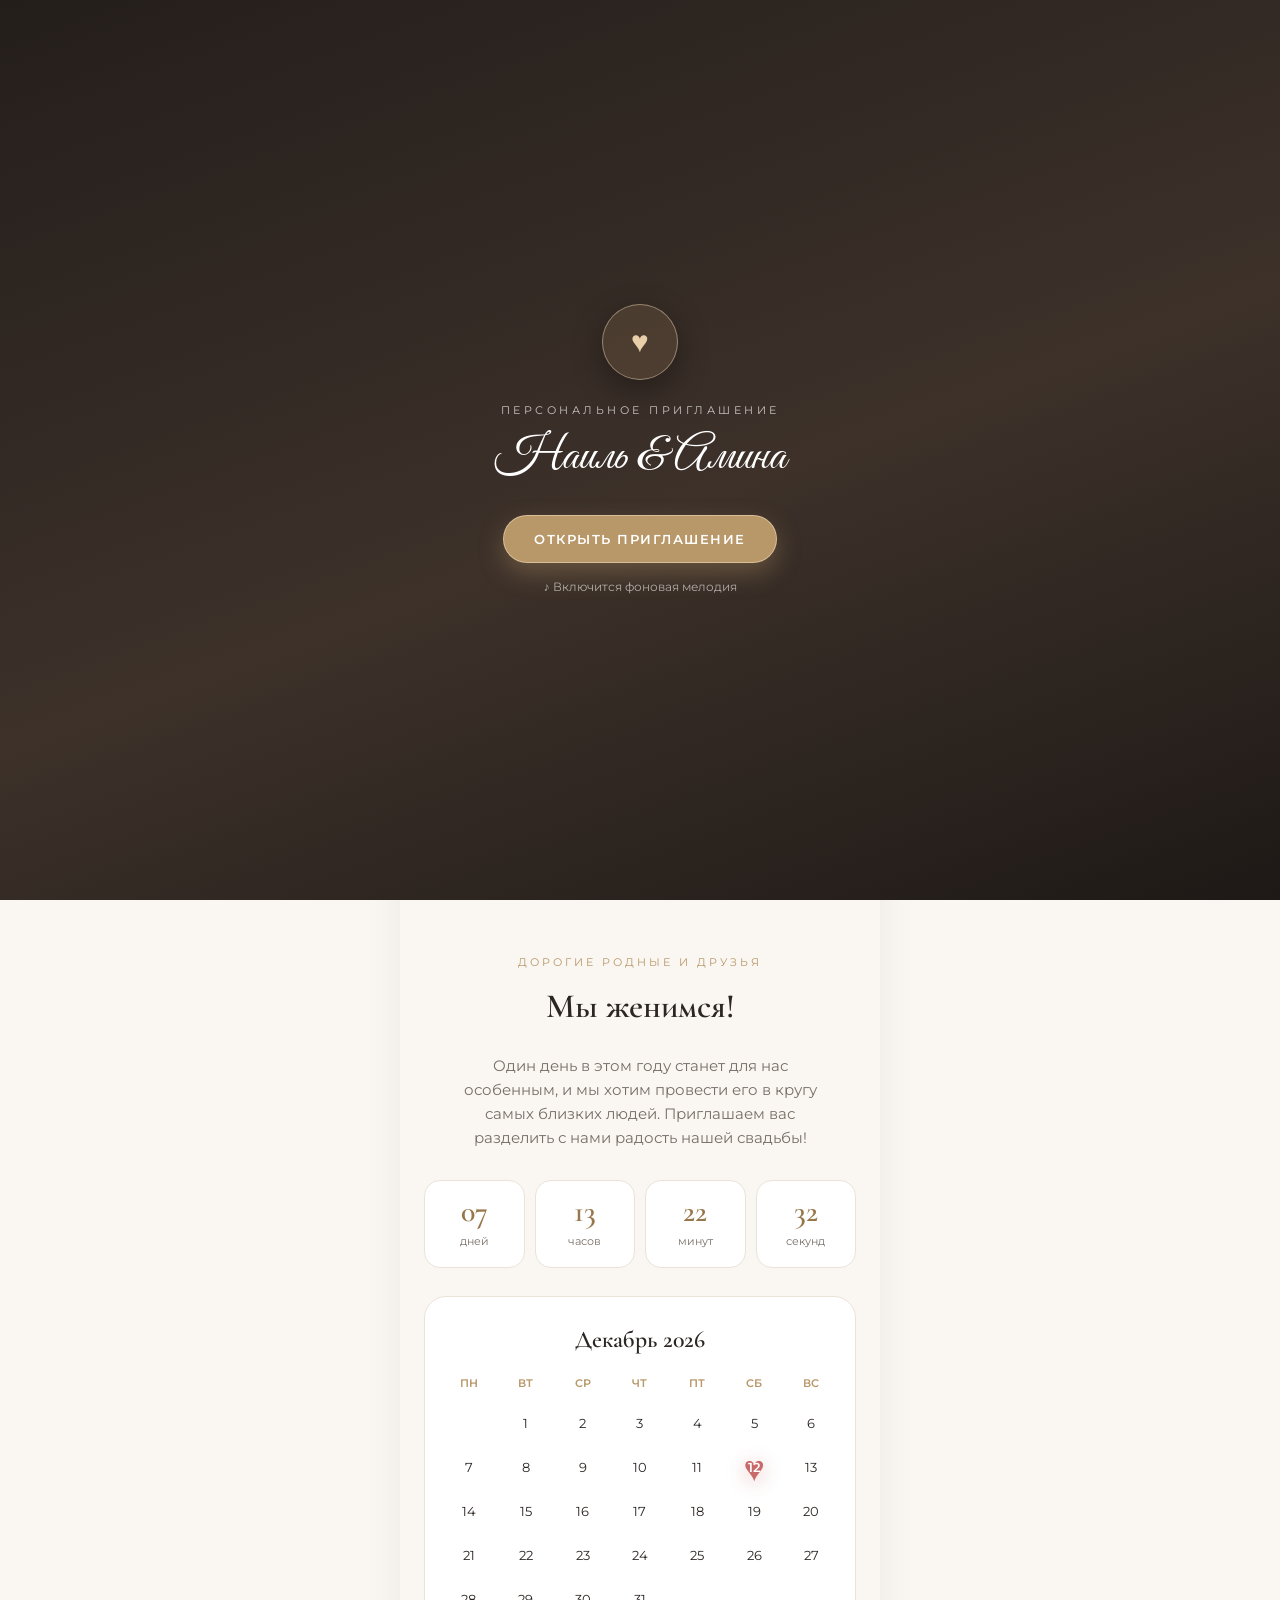
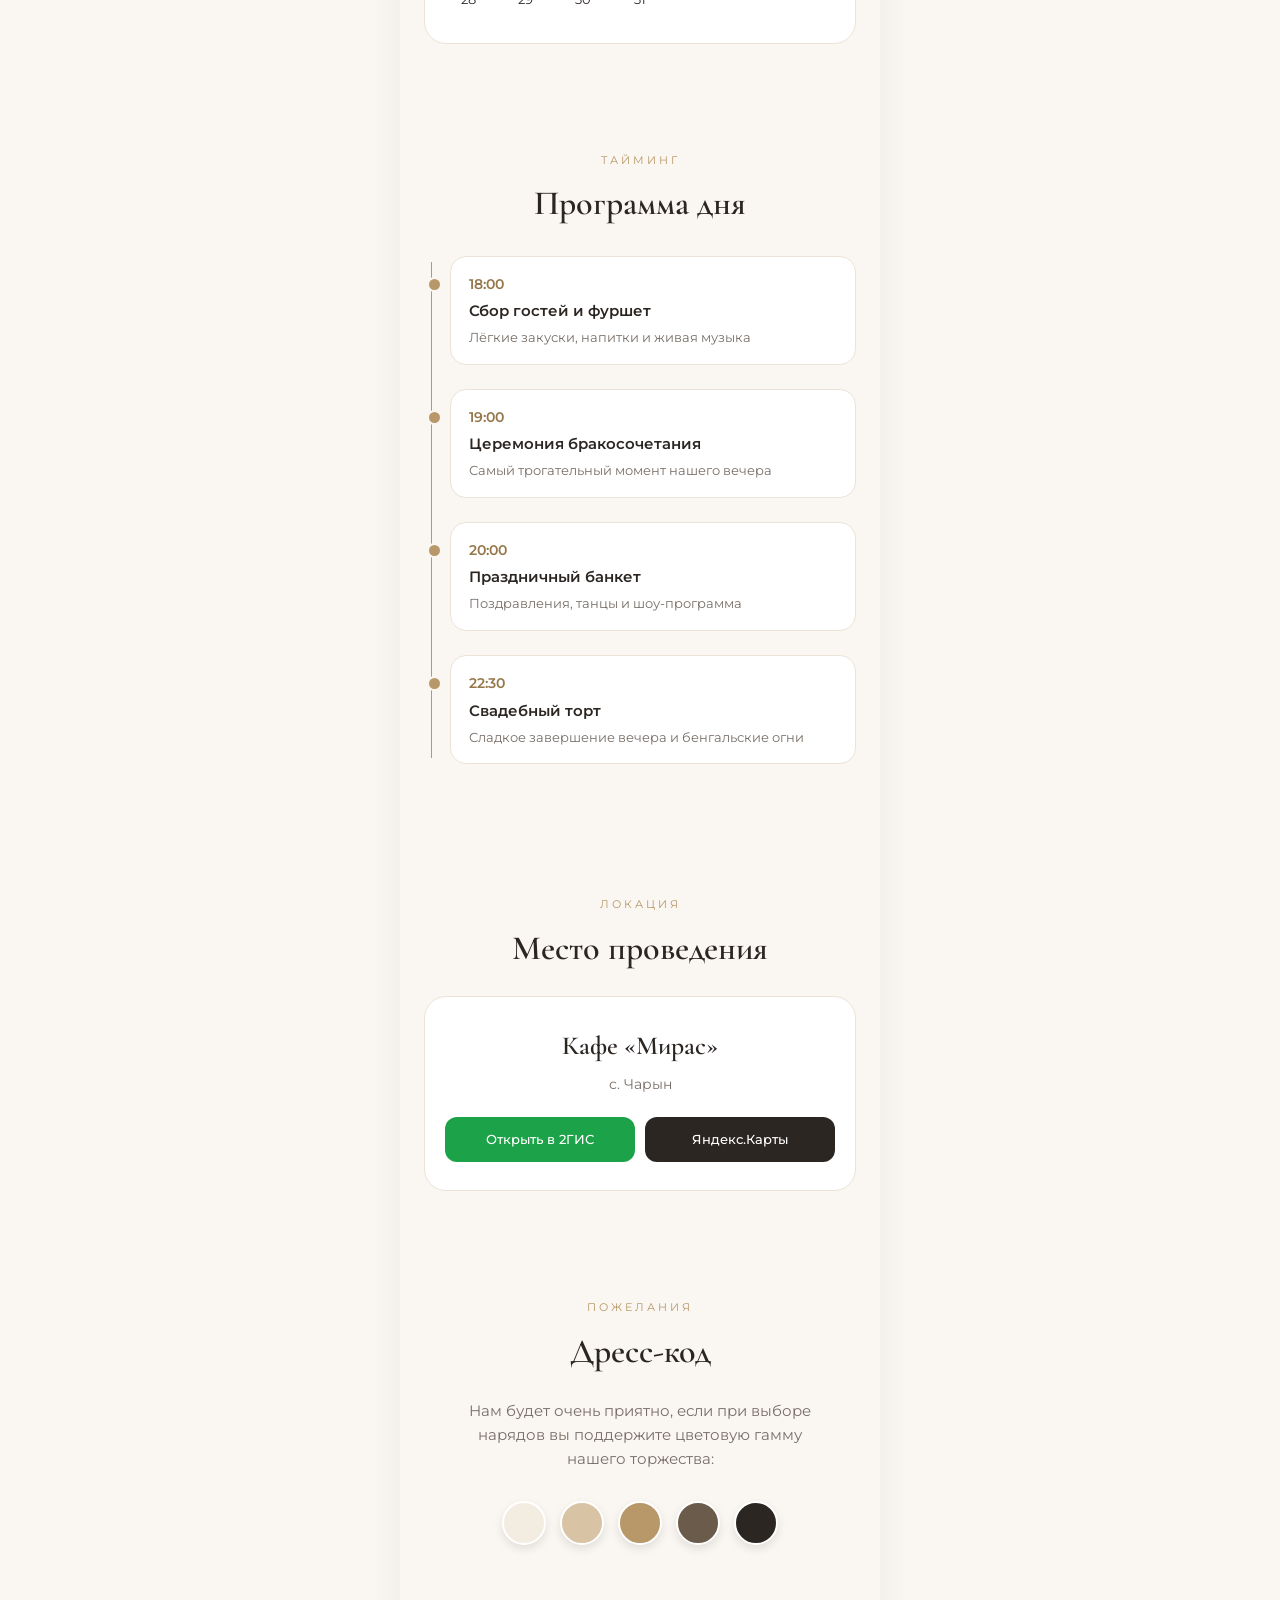
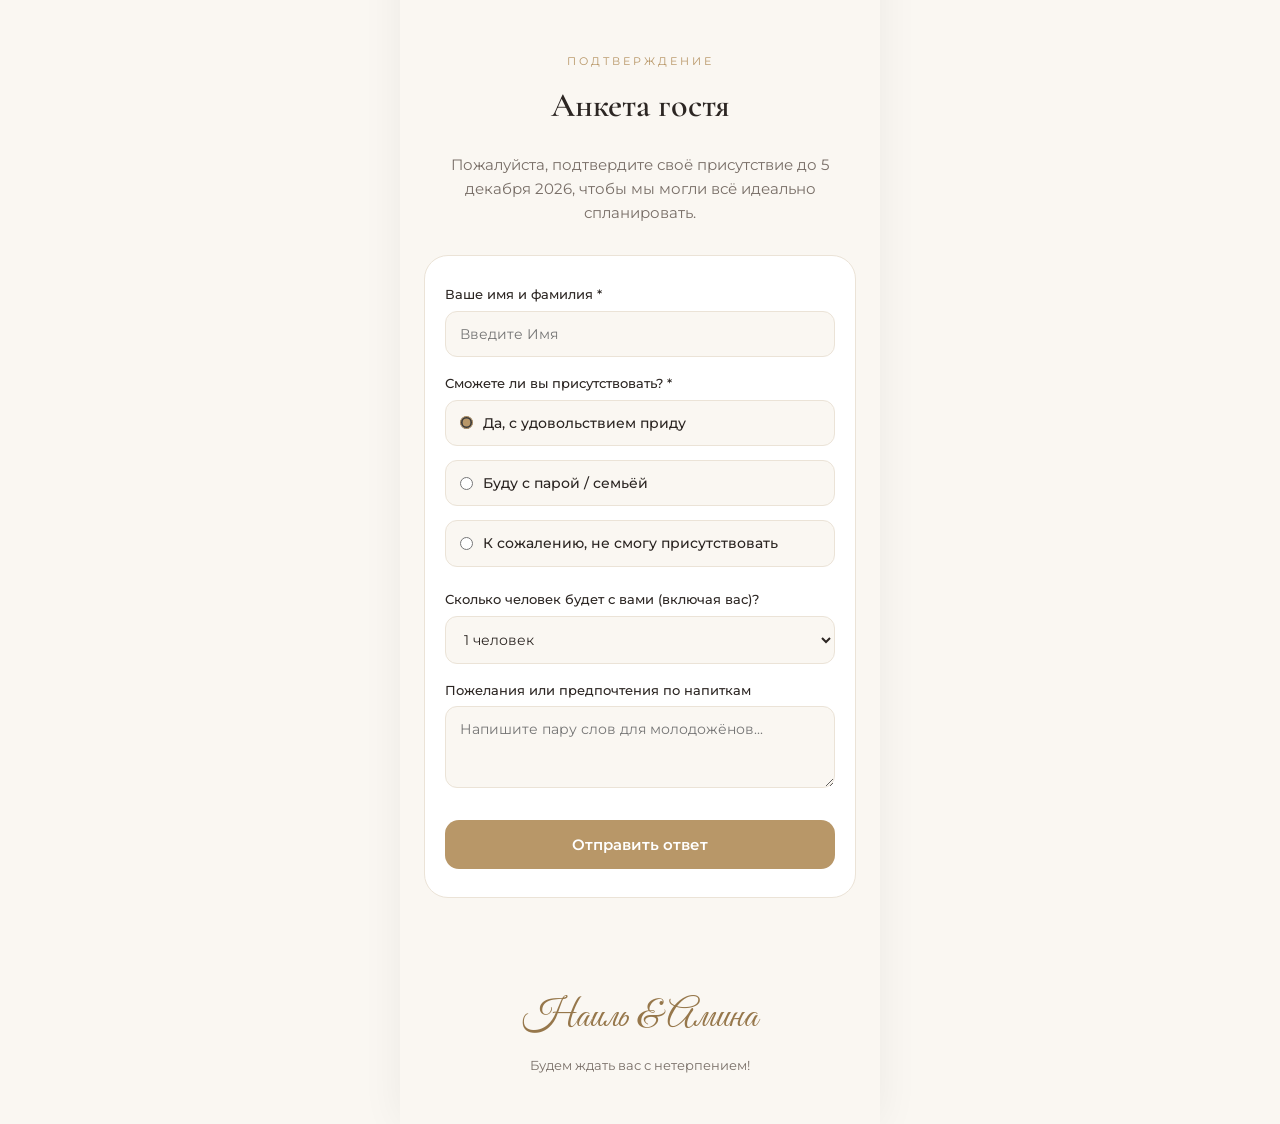
<file: index.html>
<!DOCTYPE html>
<html lang="ru">
<head>
  <meta charset="UTF-8" />
  <meta name="viewport" content="width=device-width, initial-scale=1.0" />
  <title>Приглашение на свадьбу</title>
  <link rel="preconnect" href="https://fonts.googleapis.com" />
  <link rel="preconnect" href="https://fonts.gstatic.com" crossorigin />
  <link href="https://fonts.googleapis.com/css2?family=Cormorant+Garamond:ital,wght@0,400;0,600;1,400&family=Great+Vibes&family=Montserrat:wght@300;400;500;600&display=swap" rel="stylesheet" />
  <style>
    :root {
      --bg-main: #faf7f2;
      --bg-card: #ffffff;
      --text-main: #2c2623;
      --text-muted: #786e67;
      --accent: #b89768;
      --accent-dark: #96774b;
      --border: #ebe3d7;
    }

    * {
      box-sizing: border-box;
      margin: 0;
      padding: 0;
    }

    html {
      scroll-behavior: smooth;
    }

    body {
      font-family: 'Montserrat', sans-serif;
      background-color: var(--bg-main);
      color: var(--text-main);
      line-height: 1.6;
      overflow-x: hidden;
    }

    body.locked {
      overflow: hidden;
    }

    /* Экран-конверт при входе для запуска музыки */
    .splash-screen {
      position: fixed;
      inset: 0;
      z-index: 200;
      background: linear-gradient(160deg, #241e1b 0%, #3d312a 55%, #1e1916 100%);
      color: #fff;
      display: flex;
      flex-direction: column;
      align-items: center;
      justify-content: center;
      text-align: center;
      padding: 28px;
      transition: opacity 0.6s ease, visibility 0.6s ease;
    }

    .splash-screen.hidden {
      opacity: 0;
      visibility: hidden;
      pointer-events: none;
    }

    .splash-seal {
      width: 76px;
      height: 76px;
      border-radius: 50%;
      border: 1px solid rgba(216, 195, 165, 0.55);
      background: rgba(184, 151, 104, 0.16);
      display: flex;
      align-items: center;
      justify-content: center;
      font-size: 30px;
      color: #e8cfa9;
      margin-bottom: 22px;
      box-shadow: 0 10px 30px rgba(0, 0, 0, 0.35);
    }

    .splash-label {
      font-size: 11px;
      letter-spacing: 3.5px;
      text-transform: uppercase;
      color: rgba(255, 255, 255, 0.72);
      margin-bottom: 10px;
    }

    .splash-names {
      font-family: 'Great Vibes', cursive;
      font-size: 48px;
      line-height: 1.2;
      color: #fff;
      margin-bottom: 28px;
    }

    .open-invite-btn {
      padding: 15px 30px;
      border-radius: 999px;
      border: 1px solid rgba(232, 207, 169, 0.7);
      background: var(--accent);
      color: #fff;
      font-family: 'Montserrat', sans-serif;
      font-size: 13px;
      font-weight: 600;
      letter-spacing: 1.5px;
      text-transform: uppercase;
      cursor: pointer;
      box-shadow: 0 10px 25px rgba(184, 151, 104, 0.35);
      transition: transform 0.25s ease, background 0.25s ease;
    }

    .open-invite-btn:hover {
      background: var(--accent-dark);
      transform: translateY(-2px);
    }

    .splash-note {
      margin-top: 14px;
      font-size: 12px;
      color: rgba(255, 255, 255, 0.6);
    }

    /* Контейнер как мобильное приложение на десктопе */
    .page-wrapper {
      max-width: 480px;
      margin: 0 auto;
      background: var(--bg-main);
      box-shadow: 0 0 40px rgba(0, 0, 0, 0.06);
      position: relative;
      min-height: 100vh;
    }

    /* Кнопка музыки */
    .music-btn {
      position: fixed;
      top: 18px;
      right: 18px;
      z-index: 100;
      width: 46px;
      height: 46px;
      border-radius: 50%;
      border: 1px solid rgba(255, 255, 255, 0.6);
      background: rgba(44, 38, 35, 0.55);
      backdrop-filter: blur(8px);
      color: #fff;
      font-size: 18px;
      cursor: pointer;
      display: flex;
      align-items: center;
      justify-content: center;
      transition: transform 0.3s ease, background 0.3s ease;
    }

    .music-btn.playing {
      background: var(--accent);
      animation: pulse 2s infinite;
    }

    @keyframes pulse {
      0% { box-shadow: 0 0 0 0 rgba(184, 151, 104, 0.6); }
      70% { box-shadow: 0 0 0 12px rgba(184, 151, 104, 0); }
      100% { box-shadow: 0 0 0 0 rgba(184, 151, 104, 0); }
    }

    /* Первый экран */
    .hero {
      position: relative;
      height: 100vh;
      min-height: 640px;
      display: flex;
      flex-direction: column;
      justify-content: flex-end;
      align-items: center;
      text-align: center;
      padding: 48px 24px;
      color: #fff;
      background-size: cover;
      background-position: center;
    }

    .hero::before {
      content: '';
      position: absolute;
      inset: 0;
      background: linear-gradient(
        to bottom,
        rgba(20, 16, 14, 0.2) 0%,
        rgba(20, 16, 14, 0.35) 55%,
        rgba(20, 16, 14, 0.85) 100%
      );
    }

    .hero-content {
      position: relative;
      z-index: 2;
      width: 100%;
    }

    .hero-subtitle {
      font-size: 12px;
      letter-spacing: 4px;
      text-transform: uppercase;
      opacity: 0.9;
      margin-bottom: 12px;
    }

    .hero-names {
      font-family: 'Great Vibes', cursive;
      font-size: 54px;
      line-height: 1.15;
      font-weight: 400;
      margin-bottom: 14px;
      text-shadow: 0 4px 18px rgba(0, 0, 0, 0.35);
    }

    .hero-date {
      font-family: 'Cormorant Garamond', serif;
      font-size: 24px;
      letter-spacing: 3px;
      border-top: 1px solid rgba(255, 255, 255, 0.45);
      border-bottom: 1px solid rgba(255, 255, 255, 0.45);
      display: inline-block;
      padding: 6px 22px;
      margin-bottom: 28px;
    }

    .scroll-hint {
      display: block;
      font-size: 11px;
      letter-spacing: 2px;
      text-transform: uppercase;
      color: rgba(255, 255, 255, 0.75);
      text-decoration: none;
      animation: bounce 2s infinite;
    }

    @keyframes bounce {
      0%, 100% { transform: translateY(0); }
      50% { transform: translateY(6px); }
    }

    /* Общие секции */
    section {
      padding: 54px 24px;
      text-align: center;
    }

    .section-tag {
      font-size: 11px;
      letter-spacing: 3px;
      text-transform: uppercase;
      color: var(--accent);
      margin-bottom: 8px;
      display: block;
    }

    h2 {
      font-family: 'Cormorant Garamond', serif;
      font-size: 34px;
      font-weight: 600;
      margin-bottom: 20px;
      color: var(--text-main);
    }

    .invite-text {
      font-size: 15px;
      color: var(--text-muted);
      max-width: 380px;
      margin: 0 auto 30px;
    }

    /* Таймер */
    .countdown {
      display: grid;
      grid-template-columns: repeat(4, 1fr);
      gap: 10px;
      margin-top: 24px;
    }

    .time-box {
      background: var(--bg-card);
      border: 1px solid var(--border);
      border-radius: 16px;
      padding: 16px 8px;
    }

    .time-num {
      font-family: 'Cormorant Garamond', serif;
      font-size: 30px;
      font-weight: 600;
      color: var(--accent-dark);
      display: block;
      line-height: 1;
    }

    .time-label {
      font-size: 11px;
      color: var(--text-muted);
      margin-top: 6px;
      display: block;
    }

    /* Календарь */
    .calendar-card {
      background: var(--bg-card);
      border: 1px solid var(--border);
      border-radius: 22px;
      padding: 24px 18px;
      margin-top: 28px;
    }

    .calendar-month {
      font-family: 'Cormorant Garamond', serif;
      font-size: 24px;
      font-weight: 600;
      margin-bottom: 16px;
      text-transform: capitalize;
    }

    .calendar-grid {
      display: grid;
      grid-template-columns: repeat(7, 1fr);
      gap: 6px;
      font-size: 13px;
      align-items: center;
    }

    .cal-head {
      font-weight: 600;
      color: var(--accent);
      font-size: 11px;
      padding-bottom: 6px;
    }

    .cal-day {
      height: 38px;
      display: flex;
      align-items: center;
      justify-content: center;
      border-radius: 50%;
      color: var(--text-main);
      position: relative;
    }

    .cal-day.active {
      position: relative;
      background: transparent;
      color: #fff;
      font-weight: 600;
      z-index: 1;
    }

    .cal-day.active::before {
      content: '♥';
      position: absolute;
      font-size: 36px;
      line-height: 1;
      color: #c96a6a;
      z-index: -1;
      filter: drop-shadow(0 4px 10px rgba(201, 106, 106, 0.45));
      animation: heartbeat 1.8s ease-in-out infinite;
    }

    @keyframes heartbeat {
      0%, 100% { transform: scale(1); }
      50% { transform: scale(1.1); }
    }

    /* Тайминг дня */
    .timeline {
      text-align: left;
      position: relative;
      padding-left: 26px;
      margin-top: 24px;
    }

    .timeline::before {
      content: '';
      position: absolute;
      left: 7px;
      top: 6px;
      bottom: 6px;
      width: 1px;
      background: var(--accent);
    }

    .timeline-item {
      position: relative;
      margin-bottom: 24px;
      background: var(--bg-card);
      border: 1px solid var(--border);
      border-radius: 16px;
      padding: 16px 18px;
    }

    .timeline-item::before {
      content: '';
      position: absolute;
      left: -24px;
      top: 20px;
      width: 11px;
      height: 11px;
      border-radius: 50%;
      background: var(--accent);
      border: 2px solid var(--bg-main);
    }

    .timeline-time {
      font-weight: 600;
      color: var(--accent-dark);
      font-size: 14px;
      margin-bottom: 4px;
    }

    .timeline-title {
      font-weight: 600;
      font-size: 15px;
      margin-bottom: 4px;
    }

    .timeline-desc {
      font-size: 13px;
      color: var(--text-muted);
    }

    /* Локация */
    .location-card {
      background: var(--bg-card);
      border: 1px solid var(--border);
      border-radius: 22px;
      padding: 28px 20px;
    }

    .place-name {
      font-family: 'Cormorant Garamond', serif;
      font-size: 26px;
      font-weight: 600;
      margin-bottom: 6px;
    }

    .place-address {
      font-size: 14px;
      color: var(--text-muted);
      margin-bottom: 22px;
    }

    .map-buttons {
      display: flex;
      gap: 10px;
      justify-content: center;
    }

    .btn-map {
      flex: 1;
      padding: 12px 14px;
      border-radius: 12px;
      text-decoration: none;
      font-size: 13px;
      font-weight: 500;
      transition: 0.25s;
    }

    .btn-2gis {
      background: #1ca349;
      color: #fff;
    }

    .btn-yandex {
      background: var(--text-main);
      color: #fff;
    }

    /* Дресс-код */
    .palette {
      display: flex;
      justify-content: center;
      gap: 14px;
      margin-top: 20px;
    }

    .color-dot {
      width: 44px;
      height: 44px;
      border-radius: 50%;
      border: 2px solid #fff;
      box-shadow: 0 4px 10px rgba(0, 0, 0, 0.1);
    }

    /* Форма RSVP */
    .rsvp-card {
      background: var(--bg-card);
      border: 1px solid var(--border);
      border-radius: 24px;
      padding: 28px 20px;
      text-align: left;
    }

    .form-group {
      margin-bottom: 16px;
    }

    label {
      display: block;
      font-size: 13px;
      font-weight: 500;
      margin-bottom: 6px;
      color: var(--text-main);
    }

    input[type="text"],
    select,
    textarea {
      width: 100%;
      padding: 13px 14px;
      border-radius: 12px;
      border: 1px solid var(--border);
      background: var(--bg-main);
      font-family: inherit;
      font-size: 14px;
      color: var(--text-main);
      outline: none;
      transition: border-color 0.2s;
    }

    input:focus,
    select:focus,
    textarea:focus {
      border-color: var(--accent);
    }

    .radio-group {
      display: flex;
      flex-direction: column;
      gap: 8px;
    }

    .radio-option {
      display: flex;
      align-items: center;
      gap: 10px;
      padding: 11px 14px;
      border: 1px solid var(--border);
      border-radius: 12px;
      cursor: pointer;
      font-size: 14px;
      background: var(--bg-main);
    }

    .radio-option input {
      accent-color: var(--accent);
    }

    .submit-btn {
      width: 100%;
      padding: 15px;
      border: none;
      border-radius: 14px;
      background: var(--accent);
      color: #fff;
      font-family: inherit;
      font-size: 15px;
      font-weight: 600;
      cursor: pointer;
      margin-top: 8px;
      transition: background 0.25s;
    }

    .submit-btn:hover {
      background: var(--accent-dark);
    }

    .submit-btn:disabled {
      opacity: 0.6;
      cursor: not-allowed;
    }

    .form-status {
      margin-top: 14px;
      font-size: 14px;
      text-align: center;
      font-weight: 500;
      display: none;
    }

    footer {
      padding: 36px 24px 48px;
      text-align: center;
      color: var(--text-muted);
      font-size: 13px;
    }

    .footer-names {
      font-family: 'Great Vibes', cursive;
      font-size: 38px;
      color: var(--accent-dark);
      margin-bottom: 6px;
    }

    /* Анимация появления при скролле */
    .reveal {
      opacity: 0;
      transform: translateY(24px);
      transition: opacity 0.7s ease, transform 0.7s ease;
    }

    .reveal.visible {
      opacity: 1;
      transform: translateY(0);
    }
  </style>
</head>
<body class="locked">
  <!-- Экран-конверт: запускает музыку сразу при открытии приглашения -->
  <div class="splash-screen" id="splashScreen">
    <div class="splash-seal">♥</div>
    <div class="splash-label">Персональное приглашение</div>
    <div class="splash-names" id="splashNames">Наиль & Амина</div>
    <button class="open-invite-btn" id="openInviteBtn">Открыть приглашение</button>
    <div class="splash-note">♪ Включится фоновая мелодия</div>
  </div>

  <div class="page-wrapper">
    <!-- Фоновая музыка -->
    <audio id="bgMusic" loop preload="auto"></audio>
    <button class="music-btn" id="musicBtn" title="Включить / выключить музыку">♪</button>

    <!-- Первый экран -->
    <header class="hero" id="heroSection">
      <div class="hero-content">
        <div class="hero-subtitle">Приглашение на свадьбу</div>
        <h1 class="hero-names" id="coupleNames">Наиль & Амина</h1>
        <div class="hero-date" id="weddingDateText">12.12.2026</div>
        <a href="#invite" class="scroll-hint">Листайте вниз ↓</a>
      </div>
    </header>

    <!-- Приглашение + Таймер + Календарь -->
    <section id="invite" class="reveal">
      <span class="section-tag">Дорогие родные и друзья</span>
      <h2>Мы женимся!</h2>
      <p class="invite-text" id="inviteText">
        В нашей жизни скоро состоится очень важное и радостное событие. Мы будем счастливы разделить этот особенный день вместе с вами!
      </p>

      <div class="countdown">
        <div class="time-box">
          <span class="time-num" id="days">00</span>
          <span class="time-label">дней</span>
        </div>
        <div class="time-box">
          <span class="time-num" id="hours">00</span>
          <span class="time-label">часов</span>
        </div>
        <div class="time-box">
          <span class="time-num" id="minutes">00</span>
          <span class="time-label">минут</span>
        </div>
        <div class="time-box">
          <span class="time-num" id="seconds">00</span>
          <span class="time-label">секунд</span>
        </div>
      </div>

      <div class="calendar-card">
        <div class="calendar-month" id="calendarMonthTitle">Декабрь 2026</div>
        <div class="calendar-grid" id="calendarGrid"></div>
      </div>
    </section>

    <!-- Программа дня -->
    <section class="reveal">
      <span class="section-tag">Тайминг</span>
      <h2>Программа дня</h2>
      <div class="timeline" id="timelineList"></div>
    </section>

    <!-- Место проведения -->
    <section class="reveal">
      <span class="section-tag">Локация</span>
      <h2>Место проведения</h2>
      <div class="location-card">
        <div class="place-name" id="placeName">Кафе «Мирас»</div>
        <div class="place-address" id="placeAddress">с. Чарын</div>
        <div class="map-buttons">
          <a id="link2gis" href="#" target="_blank" class="btn-map btn-2gis">Открыть в 2ГИС</a>
          <a id="linkYandex" href="#" target="_blank" class="btn-map btn-yandex">Яндекс.Карты</a>
        </div>
      </div>
    </section>

    <!-- Дресс-код -->
    <section class="reveal">
      <span class="section-tag">Пожелания</span>
      <h2>Дресс-код</h2>
      <p class="invite-text">
        Нам будет очень приятно, если при выборе нарядов вы поддержите цветовую гамму нашего торжества:
      </p>
      <div class="palette" id="dressCodePalette"></div>
    </section>

    <!-- Анкета гостя -->
    <section class="reveal">
      <span class="section-tag">Подтверждение</span>
      <h2>Анкета гостя</h2>
      <p class="invite-text">
        Пожалуйста, подтвердите своё присутствие до <span id="rsvpDeadline">5 декабря 2026</span>, чтобы мы могли всё идеально спланировать.
      </p>

      <div class="rsvp-card">
        <form id="rsvpForm">
          <div class="form-group">
            <label for="guestName">Ваше имя и фамилия *</label>
            <input type="text" id="guestName" name="name" placeholder="Введите Имя" required />
          </div>

          <div class="form-group">
            <label>Сможете ли вы присутствовать? *</label>
            <div class="radio-group">
              <label class="radio-option">
                <input type="radio" name="attendance" value="Приду" checked />
                <span>Да, с удовольствием приду</span>
              </label>
              <label class="radio-option">
                <input type="radio" name="attendance" value="Приду" />
                <span>Буду с парой / семьёй</span>
              </label>
              <label class="radio-option">
                <input type="radio" name="attendance" value="Не приду" />
                <span>К сожалению, не смогу присутствовать</span>
              </label>
            </div>
          </div>

          <div class="form-group">
            <label for="guestsCount">Сколько человек будет с вами (включая вас)?</label>
            <select id="guestsCount" name="count">
              <option value="1">1 человек</option>
              <option value="2">2 человека</option>
              <option value="3">3 человека</option>
              <option value="4">4 человека</option>
            </select>
          </div>

          <div class="form-group">
            <label for="wishes">Пожелания или предпочтения по напиткам</label>
            <textarea id="wishes" name="wishes" rows="3" placeholder="Напишите пару слов для молодожёнов..."></textarea>
          </div>

          <button type="submit" class="submit-btn" id="submitBtn">Отправить ответ</button>
          <div class="form-status" id="formStatus"></div>
        </form>
      </div>
    </section>

    <footer>
      <div class="footer-names" id="footerNames">Наиль & Амина</div>
      <div>Будем ждать вас с нетерпением!</div>
    </footer>
  </div>

  <script>
    // ==========================================
    // НАСТРОЙКИ ПОД КЛИЕНТА (МЕНЯТЬ ТОЛЬКО ЗДЕСЬ)
    // ==========================================
    const WEDDING_CONFIG = {
      groomName: "Наиль",
      brideName: "Амина",
      // Формат даты: ГГГГ-ММ-ДДTЧЧ:ММ:СС
      weddingDateISO: "2026-12-12T18:00:00",
      dateDisplay: "12.12.2026",
      rsvpDeadline: "5 декабря 2026",
      heroImage: "https://images.unsplash.com/photo-1519741497674-611481863552?auto=format&fit=crop&w=1000&q=80",
      // Положи трек рядом с index.html (лучше переименовать в charyn.mp3 и указать "./charyn.mp3")
      musicUrl: "./Под_небом_Чарына.mp3",
      inviteText: "Один день в этом году станет для нас особенным, и мы хотим провести его в кругу самых близких людей. Приглашаем вас разделить с нами радость нашей свадьбы!",
      placeName: "Кафе «Мирас»",
      placeAddress: "с. Чарын",
      link2gis: "https://2gis.kz",
      linkYandex: "https://yandex.kz/maps",
      timeline: [
        { time: "18:00", title: "Сбор гостей и фуршет", desc: "Лёгкие закуски, напитки и живая музыка" },
        { time: "19:00", title: "Церемония бракосочетания", desc: "Самый трогательный момент нашего вечера" },
        { time: "20:00", title: "Праздничный банкет", desc: "Поздравления, танцы и шоу-программа" },
        { time: "22:30", title: "Свадебный торт", desc: "Сладкое завершение вечера и бенгальские огни" }
      ],
      dressCodeColors: ["#f3ece1", "#d8c3a5", "#b89768", "#6b5b4b", "#2c2623"],
      // URL веб-приложения Google Apps Script
      googleScriptUrl: "https://script.google.com/macros/s/AKfycbz610E8Sy4Sr0p0sV0NRV6EFNcVCZr5c0VH14_NUvNoSm4_7kyCU1cednIXRTrZrEOw0Q/exec"
    };

    // Инициализация контента
    const fullNames = `${WEDDING_CONFIG.groomName} & ${WEDDING_CONFIG.brideName}`;
    document.title = `Свадьба: ${fullNames}`;
    document.getElementById("splashNames").textContent = fullNames;
    document.getElementById("coupleNames").textContent = fullNames;
    document.getElementById("footerNames").textContent = fullNames;
    document.getElementById("weddingDateText").textContent = WEDDING_CONFIG.dateDisplay;
    document.getElementById("inviteText").textContent = WEDDING_CONFIG.inviteText;
    document.getElementById("placeName").textContent = WEDDING_CONFIG.placeName;
    document.getElementById("placeAddress").textContent = WEDDING_CONFIG.placeAddress;
    document.getElementById("link2gis").href = WEDDING_CONFIG.link2gis;
    document.getElementById("linkYandex").href = WEDDING_CONFIG.linkYandex;
    document.getElementById("rsvpDeadline").textContent = WEDDING_CONFIG.rsvpDeadline;
    document.getElementById("heroSection").style.backgroundImage = `url('${WEDDING_CONFIG.heroImage}')`;

    // Музыка и экран открытия
    const bgMusic = document.getElementById("bgMusic");
    const musicBtn = document.getElementById("musicBtn");
    const splashScreen = document.getElementById("splashScreen");
    const openInviteBtn = document.getElementById("openInviteBtn");

    bgMusic.src = WEDDING_CONFIG.musicUrl;
    bgMusic.volume = 0.7;
    let isPlaying = false;
    let userManuallyPaused = false;

    function playMusic() {
      bgMusic.play().then(() => {
        isPlaying = true;
        userManuallyPaused = false;
        musicBtn.classList.add("playing");
        musicBtn.textContent = "❚❚";
      }).catch(() => {
        isPlaying = false;
        musicBtn.classList.remove("playing");
        musicBtn.textContent = "♪";
      });
    }

    function pauseMusic() {
      bgMusic.pause();
      isPlaying = false;
      userManuallyPaused = true;
      musicBtn.classList.remove("playing");
      musicBtn.textContent = "♪";
    }

    function unlockInvitation() {
      splashScreen.classList.add("hidden");
      document.body.classList.remove("locked");
      playMusic();
    }

    openInviteBtn.addEventListener("click", unlockInvitation);

    document.addEventListener("pointerdown", () => {
      if (!isPlaying && !userManuallyPaused) {
        playMusic();
      }
    }, { once: true });

    musicBtn.addEventListener("click", (e) => {
      e.stopPropagation();
      if (isPlaying) {
        pauseMusic();
      } else {
        playMusic();
      }
    });

    // Таймер обратного отсчёта
    const targetDate = new Date(WEDDING_CONFIG.weddingDateISO);
    function updateCountdown() {
      const now = new Date();
      const diff = targetDate - now;

      if (diff <= 0) {
        document.getElementById("days").textContent = "00";
        document.getElementById("hours").textContent = "00";
        document.getElementById("minutes").textContent = "00";
        document.getElementById("seconds").textContent = "00";
        return;
      }

      const d = Math.floor(diff / (1000 * 60 * 60 * 24));
      const h = Math.floor((diff / (1000 * 60 * 60)) % 24);
      const m = Math.floor((diff / 1000 / 60) % 60);
      const s = Math.floor((diff / 1000) % 60);

      document.getElementById("days").textContent = String(d).padStart(2, "0");
      document.getElementById("hours").textContent = String(h).padStart(2, "0");
      document.getElementById("minutes").textContent = String(m).padStart(2, "0");
      document.getElementById("seconds").textContent = String(s).padStart(2, "0");
    }
    setInterval(updateCountdown, 1000);
    updateCountdown();

    // Генерация календаря на месяц свадьбы
    function renderCalendar(dateObj) {
      const months = [
        "Январь", "Февраль", "Март", "Апрель", "Май", "Июнь",
        "Июль", "Август", "Сентябрь", "Октябрь", "Ноябрь", "Декабрь"
      ];
      const year = dateObj.getFullYear();
      const month = dateObj.getMonth();
      const activeDay = dateObj.getDate();

      document.getElementById("calendarMonthTitle").textContent = `${months[month]} ${year}`;
      const grid = document.getElementById("calendarGrid");
      grid.innerHTML = "";

      const weekDays = ["ПН", "ВТ", "СР", "ЧТ", "ПТ", "СБ", "ВС"];
      weekDays.forEach(day => {
        const el = document.createElement("div");
        el.className = "cal-head";
        el.textContent = day;
        grid.appendChild(el);
      });

      const firstDay = new Date(year, month, 1).getDay();
      const startOffset = firstDay === 0 ? 6 : firstDay - 1;
      const daysInMonth = new Date(year, month + 1, 0).getDate();

      for (let i = 0; i < startOffset; i++) {
        grid.appendChild(document.createElement("div"));
      }

      for (let day = 1; day <= daysInMonth; day++) {
        const cell = document.createElement("div");
        cell.className = "cal-day" + (day === activeDay ? " active" : "");
        cell.textContent = day;
        grid.appendChild(cell);
      }
    }
    renderCalendar(targetDate);

    // Тайминг
    const timelineList = document.getElementById("timelineList");
    WEDDING_CONFIG.timeline.forEach(item => {
      const div = document.createElement("div");
      div.className = "timeline-item";
      div.innerHTML = `
        <div class="timeline-time">${item.time}</div>
        <div class="timeline-title">${item.title}</div>
        <div class="timeline-desc">${item.desc}</div>
      `;
      timelineList.appendChild(div);
    });

    // Палитра дресс-кода
    const paletteEl = document.getElementById("dressCodePalette");
    WEDDING_CONFIG.dressCodeColors.forEach(color => {
      const dot = document.createElement("div");
      dot.className = "color-dot";
      dot.style.backgroundColor = color;
      paletteEl.appendChild(dot);
    });

    // Анимация появления блоков
    const observer = new IntersectionObserver(entries => {
      entries.forEach(entry => {
        if (entry.isIntersecting) {
          entry.target.classList.add("visible");
        }
      });
    }, { threshold: 0.12 });

    document.querySelectorAll(".reveal").forEach(el => observer.observe(el));

    // Отправка формы RSVP
    const rsvpForm = document.getElementById("rsvpForm");
    const formStatus = document.getElementById("formStatus");
    const submitBtn = document.getElementById("submitBtn");

    rsvpForm.addEventListener("submit", async (e) => {
      e.preventDefault();
      submitBtn.disabled = true;
      submitBtn.textContent = "Отправляем...";

      const formData = new FormData(rsvpForm);
      const rawAnswer = String(formData.get("attendance") || "");
      const normalizedAnswer = rawAnswer.toLowerCase().includes("не") ? "Не приду" : "Приду";

      const params = new URLSearchParams({
        name: String(formData.get("name") || "").trim(),
        answer: normalizedAnswer,
        count: String(formData.get("count") || "1"),
        wishes: String(formData.get("wishes") || "").trim()
      });

      try {
        if (WEDDING_CONFIG.googleScriptUrl) {
          await fetch(WEDDING_CONFIG.googleScriptUrl, {
            method: "POST",
            mode: "no-cors",
            body: params
          });
        } else {
          const saved = JSON.parse(localStorage.getItem("rsvp_demo") || "[]");
          saved.push(Object.fromEntries(params));
          localStorage.setItem("rsvp_demo", JSON.stringify(saved));
        }

        formStatus.style.display = "block";
        formStatus.style.color = "#1ca349";
        formStatus.textContent = "Спасибо! Ваш ответ успешно отправлен.";
        rsvpForm.reset();
      } catch (err) {
        formStatus.style.display = "block";
        formStatus.style.color = "#c0392b";
        formStatus.textContent = "Ошибка отправки. Попробуйте ещё раз.";
      } finally {
        submitBtn.disabled = false;
        submitBtn.textContent = "Отправить ответ";
      }
    });
  </script>
</body>
</html>
</file>
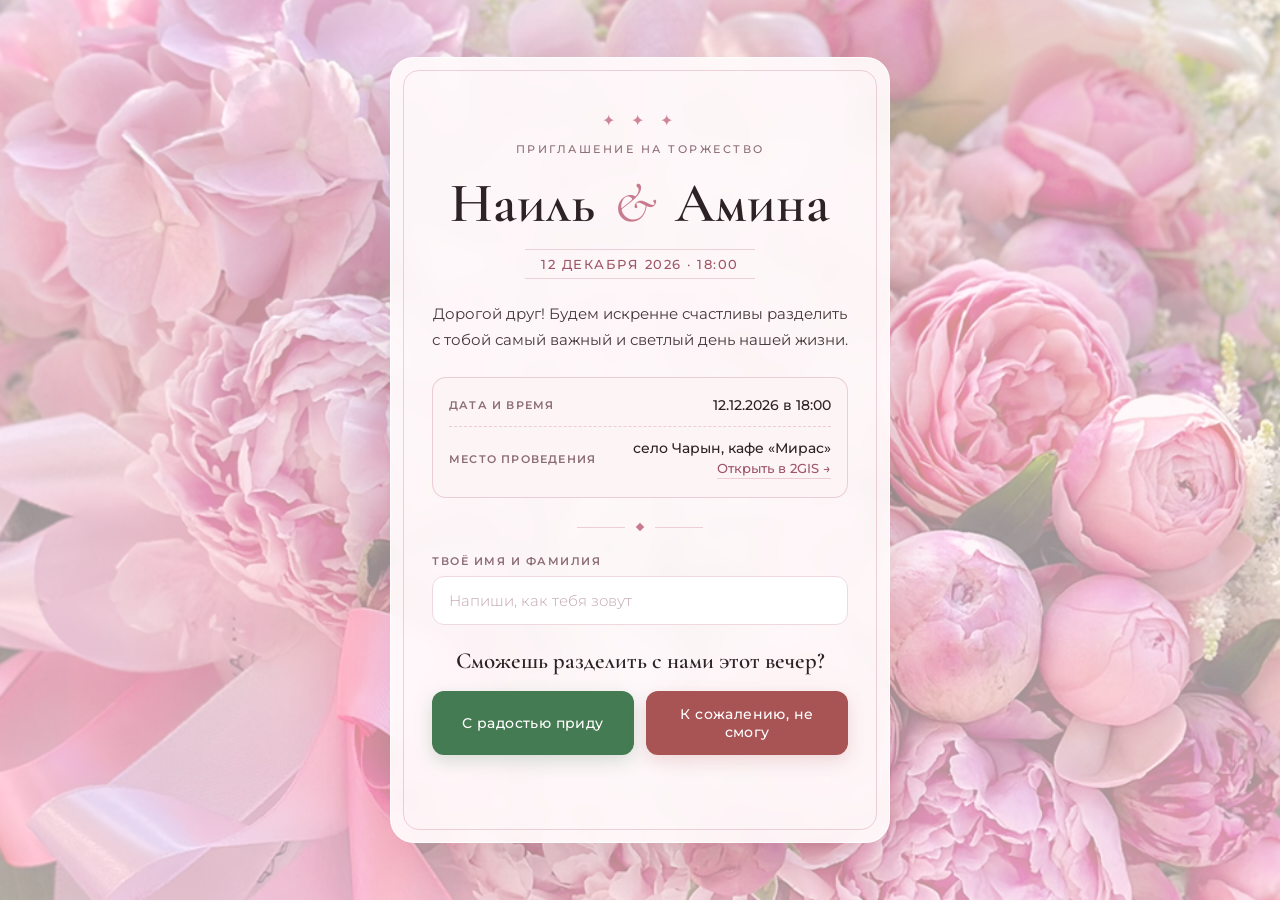
<file: Свадьба/index.html>
<!DOCTYPE html>
<html lang="ru">
<head>
    <meta charset="UTF-8">
    <meta name="viewport" content="width=device-width, initial-scale=1.0">
    <title>Приглашение на свадьбу — Наиль & Амина</title>
    <link rel="preconnect" href="https://fonts.googleapis.com">
    <link rel="preconnect" href="https://fonts.gstatic.com" crossorigin>
    <link href="https://fonts.googleapis.com/css2?family=Cormorant+Garamond:ital,wght@0,400;0,600;1,400;1,600&family=Montserrat:wght@300;400;500;600&display=swap" rel="stylesheet">
    <style>
        :root {
            --bg: #fdf2f4;
            --card: rgba(255, 250, 251, 0.93);
            --text: #2d2326;
            --muted: #8c6d75;
            --rose: #c97b8e;
            --rose-light: rgba(201, 123, 142, 0.32);
            --rose-dark: #9e5668;
            --surface: rgba(253, 244, 246, 0.92);
            --yes: #457b52;
            --yes-hover: #366341;
            --no: #a85454;
            --no-hover: #8d4343;
            --error: #c0392b;
        }

        * {
            box-sizing: border-box;
            margin: 0;
            padding: 0;
            -webkit-tap-highlight-color: transparent;
        }

        body {
            font-family: 'Montserrat', sans-serif;
            background-color: var(--bg);
            background-image:
                linear-gradient(rgba(255, 246, 248, 0.58), rgba(255, 240, 244, 0.62)),
                url('IMG_3731.jpg');
            background-position: center;
            background-size: cover;
            background-repeat: no-repeat;
            background-attachment: fixed;
            color: var(--text);
            min-height: 100dvh;
            display: flex;
            align-items: center;
            justify-content: center;
            padding: 24px 16px;
        }

        .invitation {
            width: 100%;
            max-width: 500px;
            animation: cardAppear 0.9s cubic-bezier(0.22, 1, 0.36, 1) forwards;
        }

        @keyframes cardAppear {
            from {
                opacity: 0;
                transform: translateY(24px);
            }
            to {
                opacity: 1;
                transform: translateY(0);
            }
        }

        .invitation-outer {
            background: var(--card);
            backdrop-filter: blur(10px);
            -webkit-backdrop-filter: blur(10px);
            border-radius: 24px;
            padding: 12px;
            box-shadow: 0 24px 65px rgba(110, 58, 72, 0.2);
            border: 1px solid rgba(255, 255, 255, 0.8);
        }

        .invitation-inner {
            border: 1px solid var(--rose-light);
            border-radius: 16px;
            padding: 40px 28px 36px;
            text-align: center;
            position: relative;
        }

        .ornament {
            color: var(--rose);
            font-size: 16px;
            letter-spacing: 6px;
            margin-bottom: 12px;
            opacity: 0.9;
        }

        .eyebrow {
            font-size: 11px;
            font-weight: 500;
            letter-spacing: 2.5px;
            text-transform: uppercase;
            color: var(--muted);
            margin-bottom: 16px;
        }

        .names {
            font-family: 'Cormorant Garamond', serif;
            font-size: clamp(2.6rem, 9vw, 3.5rem);
            font-weight: 600;
            line-height: 1.12;
            color: var(--text);
            margin-bottom: 14px;
        }

        .names span {
            display: inline-block;
            color: var(--rose);
            font-style: italic;
            font-weight: 400;
            margin: 0 6px;
        }

        .date-badge {
            display: inline-block;
            font-size: 13px;
            font-weight: 500;
            color: var(--rose-dark);
            letter-spacing: 1.5px;
            text-transform: uppercase;
            padding: 6px 16px;
            border-top: 1px solid var(--rose-light);
            border-bottom: 1px solid var(--rose-light);
            margin-bottom: 22px;
        }

        .text {
            font-size: 15px;
            font-weight: 400;
            line-height: 1.75;
            color: #45373b;
            margin-bottom: 24px;
        }

        .details-card {
            background: var(--surface);
            border: 1px solid var(--rose-light);
            border-radius: 14px;
            padding: 18px 16px;
            margin-bottom: 26px;
            display: flex;
            flex-direction: column;
            gap: 12px;
        }

        .detail-row {
            display: flex;
            align-items: center;
            justify-content: space-between;
            gap: 12px;
            font-size: 14px;
            text-align: left;
        }

        .detail-row:not(:last-child) {
            padding-bottom: 12px;
            border-bottom: 1px dashed rgba(201, 123, 142, 0.32);
        }

        .detail-label {
            font-size: 11px;
            font-weight: 600;
            letter-spacing: 1.2px;
            text-transform: uppercase;
            color: var(--muted);
            flex-shrink: 0;
        }

        .detail-value {
            font-weight: 500;
            color: var(--text);
            text-align: right;
        }

        .map-link {
            display: inline-block;
            margin-top: 4px;
            font-size: 12.5px;
            font-weight: 500;
            color: var(--rose-dark);
            text-decoration: none;
            border-bottom: 1px solid var(--rose-light);
            padding-bottom: 2px;
            transition: opacity 0.2s;
        }

        .map-link:hover {
            opacity: 0.75;
        }

        .divider {
            display: flex;
            align-items: center;
            justify-content: center;
            gap: 12px;
            margin-bottom: 24px;
        }

        .divider::before,
        .divider::after {
            content: "";
            height: 1px;
            width: 48px;
            background: var(--rose-light);
        }

        .divider-diamond {
            width: 6px;
            height: 6px;
            background: var(--rose);
            transform: rotate(45deg);
        }

        .input-group {
            text-align: left;
            margin-bottom: 22px;
        }

        .input-group label {
            display: block;
            font-size: 11px;
            font-weight: 600;
            letter-spacing: 1.5px;
            text-transform: uppercase;
            color: var(--muted);
            margin-bottom: 8px;
        }

        .input-group input {
            width: 100%;
            padding: 14px 16px;
            font-size: 15px;
            font-family: 'Montserrat', sans-serif;
            border: 1.5px solid #edd9de;
            border-radius: 12px;
            background: rgba(255, 255, 255, 0.95);
            color: var(--text);
            transition: border-color 0.25s, box-shadow 0.25s, background-color 0.25s;
        }

        .input-group input::placeholder {
            color: #c2a7ae;
            font-weight: 300;
        }

        .input-group input:focus {
            outline: none;
            background: #ffffff;
            border-color: var(--rose);
            box-shadow: 0 0 0 3px rgba(201, 123, 142, 0.18);
        }

        .input-group input.invalid {
            border-color: var(--error);
            box-shadow: 0 0 0 3px rgba(192, 57, 43, 0.12);
        }

        .question {
            font-family: 'Cormorant Garamond', serif;
            font-size: 23px;
            font-weight: 600;
            margin-bottom: 16px;
            color: var(--text);
        }

        .buttons {
            display: flex;
            gap: 12px;
            justify-content: center;
            flex-wrap: wrap;
        }

        .btn {
            flex: 1 1 150px;
            padding: 14px 20px;
            font-size: 14px;
            font-family: 'Montserrat', sans-serif;
            font-weight: 500;
            letter-spacing: 0.4px;
            border: none;
            border-radius: 12px;
            cursor: pointer;
            color: #fff;
            transition: transform 0.15s ease, background-color 0.25s ease, box-shadow 0.25s ease, opacity 0.2s;
        }

        .btn:hover:not(:disabled) {
            transform: translateY(-1px);
        }

        .btn:active:not(:disabled) {
            transform: scale(0.98);
        }

        .btn:disabled {
            opacity: 0.6;
            cursor: not-allowed;
        }

        .btn-yes {
            background: var(--yes);
            box-shadow: 0 6px 18px rgba(69, 123, 82, 0.22);
        }

        .btn-yes:hover:not(:disabled) {
            background: var(--yes-hover);
        }

        .btn-no {
            background: var(--no);
            box-shadow: 0 6px 18px rgba(168, 84, 84, 0.2);
        }

        .btn-no:hover:not(:disabled) {
            background: var(--no-hover);
        }

        .message {
            margin-top: 18px;
            font-size: 13.5px;
            min-height: 20px;
            color: var(--muted);
        }

        .message.error {
            color: var(--error);
        }

        .confirmed-box {
            display: none;
            padding: 22px 16px;
            background: var(--surface);
            border-radius: 14px;
            border: 1px solid var(--rose-light);
            animation: cardAppear 0.5s ease forwards;
        }

        .confirmed-box.show {
            display: block;
        }

        .confirmed-icon {
            font-size: 28px;
            margin-bottom: 8px;
        }

        .confirmed-title {
            font-family: 'Cormorant Garamond', serif;
            font-size: 24px;
            font-weight: 600;
            color: var(--text);
            margin-bottom: 6px;
        }

        .confirmed-sub {
            font-size: 13.5px;
            font-weight: 300;
            color: var(--muted);
            line-height: 1.5;
        }

        @media (max-width: 480px) {
            body {
                background-attachment: scroll;
            }
            .invitation-inner {
                padding: 34px 20px 30px;
            }
            .btn {
                flex: 1 1 100%;
            }
        }
    </style>
</head>
<body>
    <div class="invitation">
        <div class="invitation-outer">
            <div class="invitation-inner">
                <div class="ornament">✦ ✦ ✦</div>
                <p class="eyebrow">Приглашение на торжество</p>

                <h1 class="names">Наиль <span>&</span> Амина</h1>
                <p class="date-badge">12 декабря 2026 · 18:00</p>

                <p class="text">
                    Дорогой друг! Будем искренне счастливы разделить с тобой
                    самый важный и светлый день нашей жизни.
                </p>

                <div class="details-card">
                    <div class="detail-row">
                        <span class="detail-label">Дата и время</span>
                        <span class="detail-value">12.12.2026 в 18:00</span>
                    </div>
                    <div class="detail-row">
                        <span class="detail-label">Место проведения</span>
                        <span class="detail-value">
                            село Чарын, кафе «Мирас»<br>
                            <a class="map-link" href="https://2gis.kz/search/село%20Чарын%20кафе%20Мирас" target="_blank" rel="noopener">Открыть в 2GIS →</a>
                        </span>
                    </div>
                </div>

                <div class="divider">
                    <span class="divider-diamond"></span>
                </div>

                <form id="rsvp-form" novalidate>
                    <div class="input-group">
                        <label for="guest-name">Твоё имя и фамилия</label>
                        <input
                            type="text"
                            id="guest-name"
                            name="name"
                            placeholder="Напиши, как тебя зовут"
                            autocomplete="name"
                            required
                        >
                    </div>

                    <p class="question">Сможешь разделить с нами этот вечер?</p>

                    <div class="buttons">
                        <button type="submit" name="answer" value="Приду" class="btn btn-yes">
                            С радостью приду
                        </button>
                        <button type="submit" name="answer" value="Не приду" class="btn btn-no">
                            К сожалению, не смогу
                        </button>
                    </div>
                </form>

                <div id="confirmed-box" class="confirmed-box">
                    <div class="confirmed-icon">✨</div>
                    <p class="confirmed-title" id="confirmed-title">Спасибо! Твой ответ записан</p>
                    <p class="confirmed-sub" id="confirmed-sub">Мы очень ценим, что ты нашёл время ответить.</p>
                </div>

                <p id="message" class="message" role="status" aria-live="polite"></p>
            </div>
        </div>
    </div>

    <script>
        // ============================================================
        // 1. ВСТАВЬ СЮДА СВОЙ URL ИЗ GOOGLE APPS SCRIPT (заканчивается на /exec)
        // ============================================================
        const SCRIPT_URL = 'https://script.google.com/macros/s/AKfycbz610E8Sy4Sr0p0sV0NRV6EFNcVCZr5c0VH14_NUvNoSm4_7kyCU1cednIXRTrZrEOw0Q/exec';

        // ============================================================
        // 2. Логика формы
        // ============================================================
        const form = document.getElementById('rsvp-form');
        const nameInput = document.getElementById('guest-name');
        const messageEl = document.getElementById('message');
        const confirmedBox = document.getElementById('confirmed-box');
        const confirmedTitle = document.getElementById('confirmed-title');
        const confirmedSub = document.getElementById('confirmed-sub');
        const buttons = form.querySelectorAll('button');

        let selectedAnswer = null;

        buttons.forEach((btn) => {
            btn.addEventListener('click', () => {
                selectedAnswer = btn.value;
            });
        });

        form.addEventListener('submit', (e) => {
            e.preventDefault();

            const name = nameInput.value.trim();
            if (!name) {
                nameInput.classList.add('invalid');
                nameInput.focus();
                showMessage('Пожалуйста, напиши своё имя.', 'error');
                return;
            }
            nameInput.classList.remove('invalid');

            if (!selectedAnswer) {
                showMessage('Выбери один из вариантов ответа.', 'error');
                return;
            }

            if (!SCRIPT_URL || SCRIPT_URL.includes('ВСТАВЬ_СЮДА')) {
                showMessage('Сначала вставь ссылку Google Apps Script в код.', 'error');
                return;
            }

            setLoading(true);
            showMessage('Сохраняем ответ...', '');

            const formData = new FormData();
            formData.append('name', name);
            formData.append('answer', selectedAnswer);

            fetch(SCRIPT_URL, {
                method: 'POST',
                body: formData,
            })
                .then((response) => response.json())
                .then((result) => {
                    if (result.result === 'success') {
                        showMessage('', '');
                        form.style.display = 'none';
                        confirmedTitle.textContent = `Спасибо, ${name}!`;
                        confirmedSub.textContent = selectedAnswer === 'Приду'
                            ? 'Твой ответ записан. Ждём тебя 12 декабря в 18:00 в кафе «Мирас»!'
                            : 'Твой ответ записан. Жаль, что не получится увидеться, но мы всё понимаем.';
                        confirmedBox.classList.add('show');
                    } else {
                        showMessage('Ошибка: ' + (result.message || 'не удалось сохранить'), 'error');
                    }
                })
                .catch((error) => {
                    console.error('Ошибка отправки:', error);
                    showMessage('Не удалось отправить. Проверь интернет и попробуй ещё раз.', 'error');
                })
                .finally(() => {
                    setLoading(false);
                });
        });

        nameInput.addEventListener('input', () => {
            if (nameInput.value.trim()) {
                nameInput.classList.remove('invalid');
                showMessage('', '');
            }
        });

        function showMessage(text, type) {
            messageEl.textContent = text;
            messageEl.className = 'message' + (type ? ' ' + type : '');
        }

        function setLoading(isLoading) {
            buttons.forEach((btn) => {
                btn.disabled = isLoading;
            });
        }
    </script>
</body>
</html>
</file>
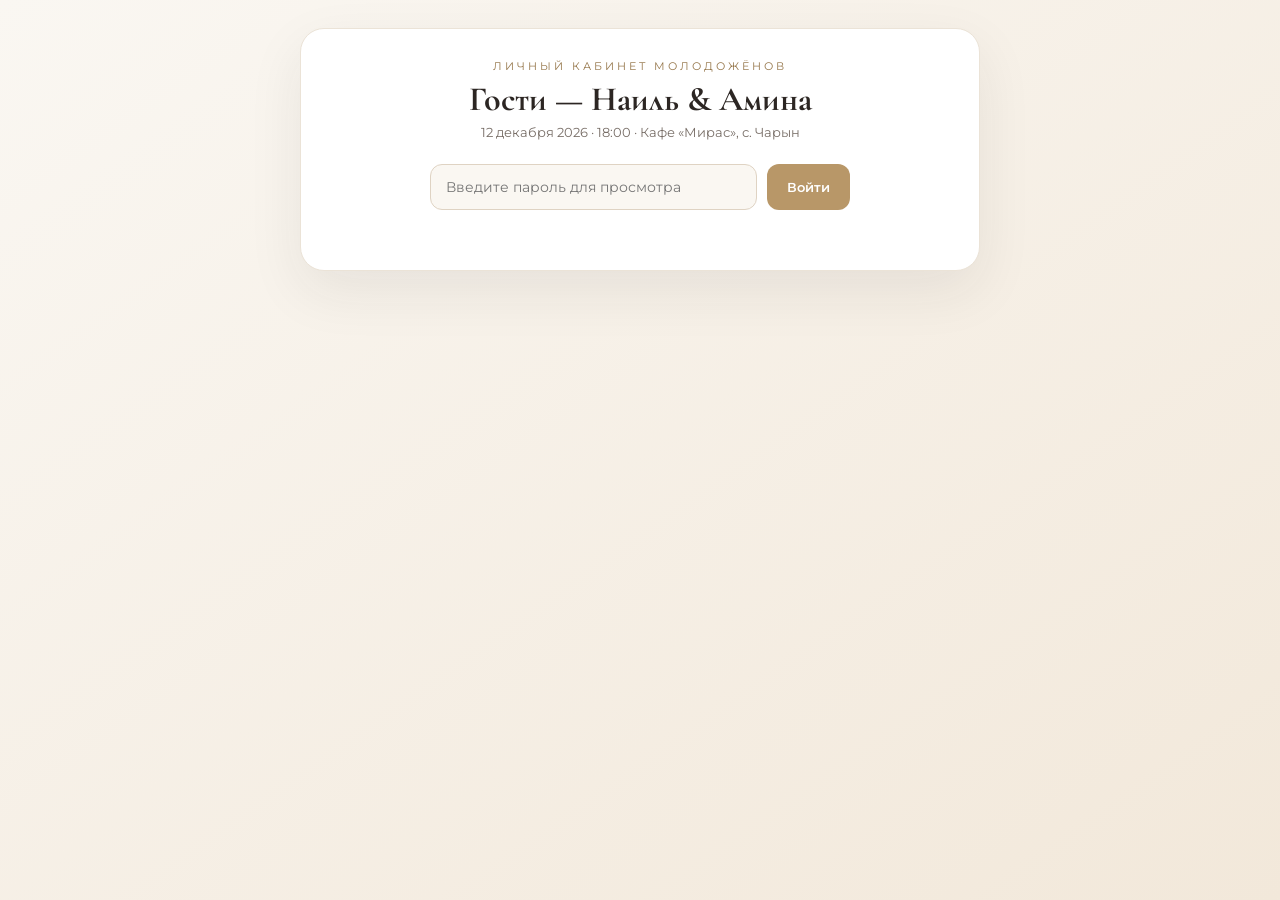
<file: guests.html>
<!DOCTYPE html>
<html lang="ru">
<head>
  <meta charset="UTF-8" />
  <meta name="viewport" content="width=device-width, initial-scale=1.0" />
  <title>Список гостей — Наиль & Амина</title>
  <link rel="preconnect" href="https://fonts.googleapis.com" />
  <link rel="preconnect" href="https://fonts.gstatic.com" crossorigin />
  <link href="https://fonts.googleapis.com/css2?family=Cormorant+Garamond:wght@600;700&family=Montserrat:wght@300;400;500;600&display=swap" rel="stylesheet" />
  <style>
    * { box-sizing: border-box; margin: 0; padding: 0; }

    body {
      font-family: 'Montserrat', sans-serif;
      background: linear-gradient(145deg, #faf7f2 0%, #f2e8da 100%);
      color: #2c2623;
      min-height: 100dvh;
      padding: 28px 16px;
      display: flex;
      justify-content: center;
      align-items: flex-start;
    }

    .wrap {
      width: 100%;
      max-width: 680px;
      background: #ffffff;
      border-radius: 24px;
      padding: 30px 22px;
      box-shadow: 0 20px 55px rgba(44, 38, 35, 0.08);
      border: 1px solid #ebe3d7;
    }

    .badge {
      text-align: center;
      font-size: 11px;
      letter-spacing: 3px;
      text-transform: uppercase;
      color: #96774b;
      margin-bottom: 6px;
    }

    h1 {
      font-family: 'Cormorant Garamond', serif;
      font-size: 34px;
      text-align: center;
      color: #2c2623;
      margin-bottom: 4px;
    }

    .sub {
      text-align: center;
      font-size: 13px;
      color: #786e67;
      margin-bottom: 24px;
    }

    .auth-box {
      display: flex;
      gap: 10px;
      max-width: 420px;
      margin: 0 auto 12px;
    }

    input {
      flex: 1;
      padding: 13px 15px;
      border-radius: 12px;
      border: 1px solid #dfd3c3;
      background: #faf7f2;
      font-family: inherit;
      font-size: 14px;
      color: #2c2623;
      outline: none;
    }

    input:focus {
      border-color: #b89768;
      background: #fff;
    }

    button {
      padding: 13px 20px;
      border-radius: 12px;
      border: none;
      background: #b89768;
      color: #fff;
      font-family: inherit;
      font-weight: 600;
      font-size: 13px;
      cursor: pointer;
      transition: background 0.2s ease;
    }

    button:hover { background: #96774b; }
    button:disabled { opacity: 0.6; cursor: not-allowed; }

    .msg {
      text-align: center;
      font-size: 13px;
      color: #b83b3b;
      margin-top: 8px;
      min-height: 18px;
    }

    .top-bar {
      display: flex;
      justify-content: space-between;
      align-items: center;
      gap: 10px;
      margin-bottom: 18px;
      flex-wrap: wrap;
    }

    .search-input {
      max-width: 260px;
      padding: 9px 13px;
      font-size: 13px;
    }

    .refresh {
      padding: 9px 14px;
      font-size: 12px;
    }

    .stats {
      display: grid;
      grid-template-columns: repeat(3, 1fr);
      gap: 12px;
      margin-bottom: 22px;
    }

    .stat {
      background: #faf7f2;
      border: 1px solid #ebe3d7;
      border-radius: 16px;
      padding: 14px 10px;
      text-align: center;
    }

    .stat-num {
      font-family: 'Cormorant Garamond', serif;
      font-size: 30px;
      font-weight: 700;
      line-height: 1.1;
    }

    .stat-label {
      font-size: 11.5px;
      color: #786e67;
      margin-top: 4px;
    }

    .yes-num { color: #2f7a4b; }
    .no-num { color: #b84a4a; }

    .cols {
      display: grid;
      grid-template-columns: 1fr 1fr;
      gap: 14px;
    }

    @media (max-width: 560px) {
      .cols { grid-template-columns: 1fr; }
      .auth-box { flex-direction: column; }
      .search-input { max-width: 100%; }
    }

    .box {
      background: #faf7f2;
      border: 1px solid #ebe3d7;
      border-radius: 18px;
      padding: 16px;
    }

    .box h2 {
      font-family: 'Cormorant Garamond', serif;
      font-size: 21px;
      margin-bottom: 12px;
    }

    .box.yes h2 { color: #2f7a4b; }
    .box.no h2 { color: #b84a4a; }

    ul {
      list-style: none;
      display: flex;
      flex-direction: column;
      gap: 10px;
    }

    li {
      background: #ffffff;
      border: 1px solid #efe8dc;
      border-radius: 12px;
      padding: 11px 12px;
      display: flex;
      flex-direction: column;
      gap: 5px;
    }

    .row-top {
      display: flex;
      justify-content: space-between;
      align-items: baseline;
      gap: 8px;
      font-size: 14px;
      font-weight: 600;
    }

    .pill {
      font-size: 11px;
      font-weight: 500;
      padding: 2px 8px;
      border-radius: 999px;
      background: #f4ece0;
      color: #87683e;
      white-space: nowrap;
    }

    .meta {
      font-size: 11.5px;
      color: #8c8279;
    }

    .wish {
      font-size: 12px;
      color: #564b44;
      background: #faf7f2;
      padding: 7px 9px;
      border-radius: 8px;
    }

    .empty {
      text-align: center;
      color: #8c8279;
      font-size: 13px;
      padding: 12px 8px;
    }
  </style>
</head>
<body>
  <div class="wrap">
    <div class="badge">Личный кабинет молодожёнов</div>
    <h1>Гости — Наиль & Амина</h1>
    <p class="sub">12 декабря 2026 · 18:00 · Кафе «Мирас», с. Чарын</p>

    <div id="auth-section">
      <div class="auth-box">
        <input type="password" id="pin-input" placeholder="Введите пароль для просмотра" />
        <button id="login-btn" type="button">Войти</button>
      </div>
      <p id="auth-msg" class="msg"></p>
    </div>

    <div id="content" style="display: none;">
      <div class="top-bar">
        <input type="text" id="search-input" class="search-input" placeholder="Поиск по имени..." />
        <button id="refresh-btn" class="refresh" type="button">Обновить</button>
      </div>

      <div class="stats">
        <div class="stat">
          <div class="stat-num yes-num" id="count-yes">0</div>
          <div class="stat-label">Придут (чел.)</div>
        </div>
        <div class="stat">
          <div class="stat-num no-num" id="count-no">0</div>
          <div class="stat-label">Не смогут</div>
        </div>
        <div class="stat">
          <div class="stat-num" id="count-all">0</div>
          <div class="stat-label">Всего ответов</div>
        </div>
      </div>

      <div class="cols">
        <div class="box yes">
          <h2>✓ Придут</h2>
          <ul id="list-yes"></ul>
        </div>
        <div class="box no">
          <h2>✕ Не смогут</h2>
          <ul id="list-no"></ul>
        </div>
      </div>
    </div>
  </div>

  <script>
    const SCRIPT_URL = 'https://script.google.com/macros/s/AKfycbz610E8Sy4Sr0p0sV0NRV6EFNcVCZr5c0VH14_NUvNoSm4_7kyCU1cednIXRTrZrEOw0Q/exec';
    const ACCESS_PIN = '1212'; // Замени на свой пароль перед сдачей

    const pinInput = document.getElementById('pin-input');
    const loginBtn = document.getElementById('login-btn');
    const authMsg = document.getElementById('auth-msg');
    const authSection = document.getElementById('auth-section');
    const content = document.getElementById('content');
    const refreshBtn = document.getElementById('refresh-btn');
    const searchInput = document.getElementById('search-input');

    let allGuests = [];

    function formatGuestDate(rawDate) {
      if (!rawDate) return '';
      const d = new Date(rawDate);
      if (isNaN(d.getTime())) return String(rawDate);
      return d.toLocaleString('ru-RU', {
        timeZone: 'Asia/Almaty',
        day: '2-digit',
        month: '2-digit',
        year: 'numeric',
        hour: '2-digit',
        minute: '2-digit'
      });
    }

    function unlock() {
      if (pinInput.value.trim() !== ACCESS_PIN) {
        authMsg.textContent = 'Неверный пароль';
        return;
      }
      authMsg.textContent = '';
      authSection.style.display = 'none';
      content.style.display = 'block';
      loadGuests();
    }

    function renderFiltered() {
      const query = searchInput.value.trim().toLowerCase();
      const filtered = query
        ? allGuests.filter((g) => String(g.name || '').toLowerCase().includes(query))
        : allGuests;

      const yesList = filtered.filter((g) => g.answer === 'Приду');
      const noList = filtered.filter((g) => g.answer !== 'Приду');

      const yesPeople = allGuests
        .filter((g) => g.answer === 'Приду')
        .reduce((sum, g) => sum + (parseInt(g.count, 10) || 1), 0);

      document.getElementById('count-yes').textContent = yesPeople;
      document.getElementById('count-no').textContent = allGuests.filter((g) => g.answer !== 'Приду').length;
      document.getElementById('count-all').textContent = allGuests.length;

      renderList('list-yes', yesList, 'Пока никто не подтвердил', true);
      renderList('list-no', noList, 'Отказов пока нет', false);
    }

    function loadGuests() {
      refreshBtn.disabled = true;
      refreshBtn.textContent = 'Загрузка...';

      fetch(SCRIPT_URL)
        .then((res) => res.json())
        .then((data) => {
          allGuests = Array.isArray(data.guests) ? data.guests : [];
          renderFiltered();
        })
        .catch(() => {
          alert('Не удалось загрузить список. Проверь доступ к скрипту (должен быть открыт для «Все»).');
        })
        .finally(() => {
          refreshBtn.disabled = false;
          refreshBtn.textContent = 'Обновить';
        });
    }

    function renderList(elId, items, emptyText, showCount) {
      const ul = document.getElementById(elId);
      ul.innerHTML = '';

      if (!items.length) {
        const li = document.createElement('li');
        li.className = 'empty';
        li.textContent = emptyText;
        ul.appendChild(li);
        return;
      }

      items.forEach((item) => {
        const li = document.createElement('li');

        const top = document.createElement('div');
        top.className = 'row-top';

        const nameSpan = document.createElement('span');
        nameSpan.textContent = item.name;
        top.appendChild(nameSpan);

        if (showCount) {
          const pill = document.createElement('span');
          pill.className = 'pill';
          pill.textContent = `${item.count || 1} чел.`;
          top.appendChild(pill);
        }

        const meta = document.createElement('div');
        meta.className = 'meta';
        meta.textContent = formatGuestDate(item.date);

        li.appendChild(top);
        li.appendChild(meta);

        if (item.wishes) {
          const wishDiv = document.createElement('div');
          wishDiv.className = 'wish';
          wishDiv.textContent = item.wishes;
          li.appendChild(wishDiv);
        }

        ul.appendChild(li);
      });
    }

    loginBtn.addEventListener('click', unlock);
    pinInput.addEventListener('keydown', (e) => {
      if (e.key === 'Enter') unlock();
    });
    refreshBtn.addEventListener('click', loadGuests);
    searchInput.addEventListener('input', renderFiltered);
  </script>
</body>
</html>
</file>
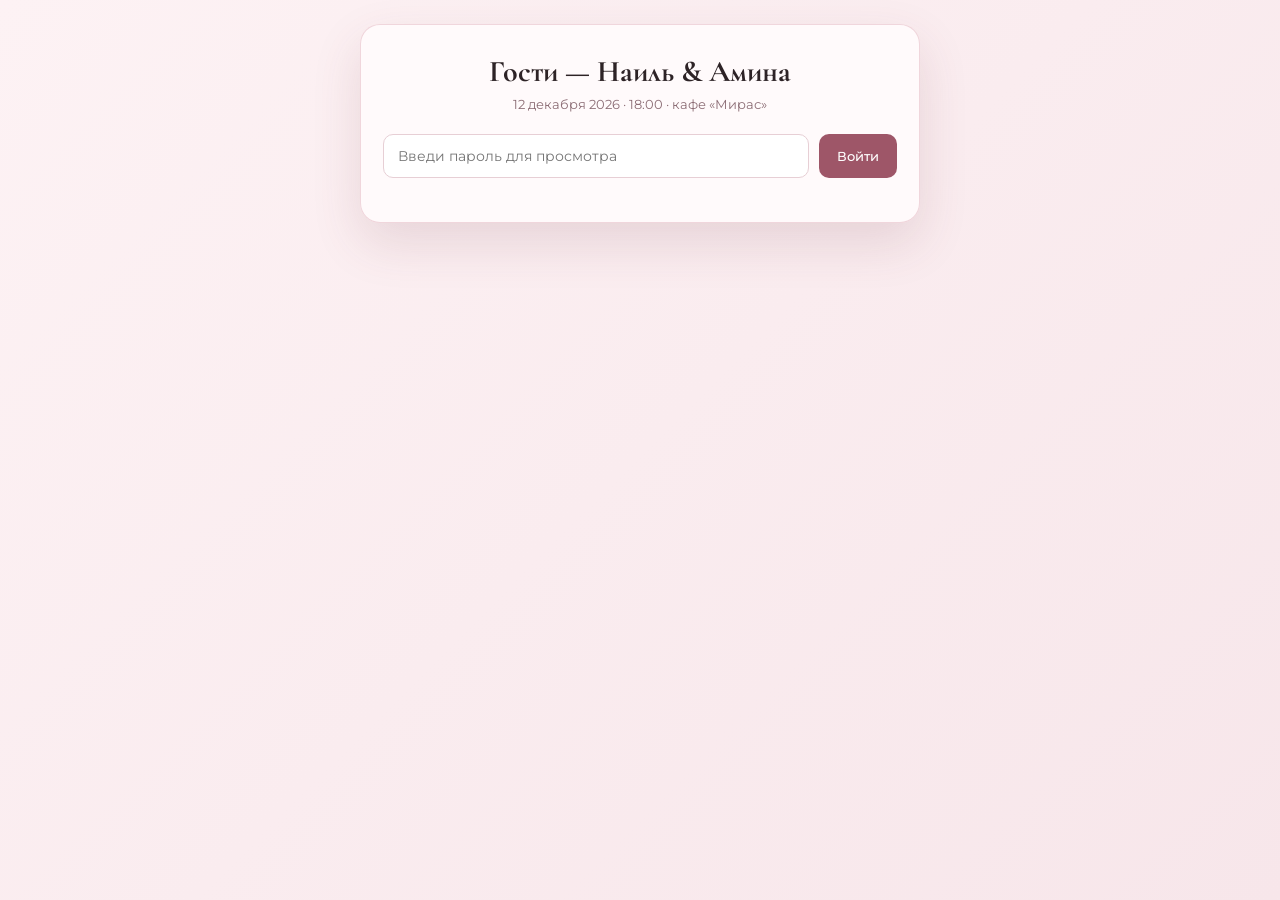
<file: Свадьба/guests.html>
<!DOCTYPE html>
<html lang="ru">
<head>
    <meta charset="UTF-8">
    <meta name="viewport" content="width=device-width, initial-scale=1.0">
    <title>Список гостей — Наиль & Амина</title>
    <link rel="preconnect" href="https://fonts.googleapis.com">
    <link rel="preconnect" href="https://fonts.gstatic.com" crossorigin>
    <link href="https://fonts.googleapis.com/css2?family=Cormorant+Garamond:wght@600&family=Montserrat:wght@300;400;500;600&display=swap" rel="stylesheet">
    <style>
        * { box-sizing: border-box; margin: 0; padding: 0; }
        body {
            font-family: 'Montserrat', sans-serif;
            background: linear-gradient(135deg, #fdf2f4, #f7e6ea);
            color: #2d2326;
            min-height: 100dvh;
            padding: 24px 16px;
            display: flex;
            justify-content: center;
            align-items: flex-start;
        }
        .wrap {
            width: 100%;
            max-width: 560px;
            background: rgba(255, 250, 251, 0.96);
            border-radius: 20px;
            padding: 28px 22px;
            box-shadow: 0 20px 50px rgba(110, 58, 72, 0.14);
            border: 1px solid rgba(201, 123, 142, 0.28);
        }
        h1 {
            font-family: 'Cormorant Garamond', serif;
            font-size: 30px;
            text-align: center;
            margin-bottom: 6px;
        }
        .sub {
            text-align: center;
            font-size: 13px;
            color: #8c6d75;
            margin-bottom: 22px;
        }
        .auth-box {
            display: flex;
            gap: 10px;
            margin-bottom: 16px;
        }
        input {
            flex: 1;
            padding: 12px 14px;
            border-radius: 10px;
            border: 1.5px solid #e7cfd5;
            font-family: inherit;
            font-size: 14px;
        }
        button {
            padding: 12px 18px;
            border-radius: 10px;
            border: none;
            background: #9e5668;
            color: #fff;
            font-family: inherit;
            font-weight: 500;
            cursor: pointer;
        }
        button:hover { background: #844555; }
        .stats {
            display: grid;
            grid-template-columns: repeat(3, 1fr);
            gap: 10px;
            margin-bottom: 20px;
        }
        .stat {
            background: #fdf4f6;
            border: 1px solid rgba(201, 123, 142, 0.25);
            border-radius: 12px;
            padding: 12px 8px;
            text-align: center;
        }
        .stat-num { font-size: 22px; font-weight: 600; }
        .stat-label { font-size: 11px; color: #8c6d75; margin-top: 2px; }
        .yes-num { color: #457b52; }
        .no-num { color: #a85454; }
        .cols {
            display: grid;
            grid-template-columns: 1fr 1fr;
            gap: 14px;
        }
        @media (max-width: 500px) { .cols { grid-template-columns: 1fr; } }
        .box {
            background: #fff;
            border: 1px solid #eed9de;
            border-radius: 14px;
            padding: 14px;
        }
        .box h2 { font-size: 14px; margin-bottom: 10px; }
        .box.yes h2 { color: #457b52; }
        .box.no h2 { color: #a85454; }
        ul { list-style: none; display: flex; flex-direction: column; gap: 8px; }
        li {
            font-size: 13.5px;
            padding: 8px 10px;
            border-radius: 8px;
            background: #fdf7f8;
            display: flex;
            justify-content: space-between;
            gap: 8px;
        }
        .date { font-size: 11px; color: #9a8087; white-space: nowrap; }
        .msg { text-align: center; font-size: 13px; color: #a85454; margin-top: 8px; }
        .top-bar { display: flex; justify-content: space-between; align-items: center; margin-bottom: 14px; }
        .refresh { padding: 8px 12px; font-size: 12px; }
    </style>
</head>
<body>
    <div class="wrap">
        <h1>Гости — Наиль & Амина</h1>
        <p class="sub">12 декабря 2026 · 18:00 · кафе «Мирас»</p>

        <div id="auth-section">
            <div class="auth-box">
                <input type="password" id="pin-input" placeholder="Введи пароль для просмотра">
                <button id="login-btn" type="button">Войти</button>
            </div>
            <p id="auth-msg" class="msg"></p>
        </div>

        <div id="content" style="display: none;">
            <div class="top-bar">
                <span style="font-size: 12px; color: #8c6d75;">Актуальные ответы</span>
                <button id="refresh-btn" class="refresh" type="button">Обновить</button>
            </div>

            <div class="stats">
                <div class="stat">
                    <div class="stat-num yes-num" id="count-yes">0</div>
                    <div class="stat-label">Придут</div>
                </div>
                <div class="stat">
                    <div class="stat-num no-num" id="count-no">0</div>
                    <div class="stat-label">Не смогут</div>
                </div>
                <div class="stat">
                    <div class="stat-num" id="count-all">0</div>
                    <div class="stat-label">Всего ответов</div>
                </div>
            </div>

            <div class="cols">
                <div class="box yes">
                    <h2>✓ Придут</h2>
                    <ul id="list-yes"></ul>
                </div>
                <div class="box no">
                    <h2>✕ Не смогут</h2>
                    <ul id="list-no"></ul>
                </div>
            </div>
        </div>
    </div>

    <script>
        const SCRIPT_URL = 'https://script.google.com/macros/s/AKfycbz610E8Sy4Sr0p0sV0NRV6EFNcVCZr5c0VH14_NUvNoSm4_7kyCU1cednIXRTrZrEOw0Q/exec';
        const ACCESS_PIN = '1212'; // Поменяй на свой пароль

        const pinInput = document.getElementById('pin-input');
        const loginBtn = document.getElementById('login-btn');
        const authMsg = document.getElementById('auth-msg');
        const authSection = document.getElementById('auth-section');
        const content = document.getElementById('content');
        const refreshBtn = document.getElementById('refresh-btn');

        function unlock() {
            if (pinInput.value.trim() !== ACCESS_PIN) {
                authMsg.textContent = 'Неверный пароль';
                return;
            }
            authMsg.textContent = '';
            authSection.style.display = 'none';
            content.style.display = 'block';
            loadGuests();
        }

        function loadGuests() {
            refreshBtn.disabled = true;
            refreshBtn.textContent = 'Загрузка...';

            fetch(SCRIPT_URL)
                .then((res) => res.json())
                .then((data) => {
                    const guests = Array.isArray(data.guests) ? data.guests : [];
                    const yesList = guests.filter((g) => g.answer === 'Приду');
                    const noList = guests.filter((g) => g.answer === 'Не приду');

                    document.getElementById('count-yes').textContent = yesList.length;
                    document.getElementById('count-no').textContent = noList.length;
                    document.getElementById('count-all').textContent = guests.length;

                    renderList('list-yes', yesList, 'Пока никто не подтвердил');
                    renderList('list-no', noList, 'Отказов пока нет');
                })
                .catch(() => {
                    alert('Не удалось загрузить список. Проверь доступ к скрипту.');
                })
                .finally(() => {
                    refreshBtn.disabled = false;
                    refreshBtn.textContent = 'Обновить';
                });
        }

        function renderList(elId, items, emptyText) {
            const ul = document.getElementById(elId);
            ul.innerHTML = '';
            if (!items.length) {
                ul.innerHTML = `<li style="color:#9a8087; justify-content:center;">${emptyText}</li>`;
                return;
            }
            items.forEach((item) => {
                const li = document.createElement('li');
                const nameSpan = document.createElement('span');
                nameSpan.textContent = item.name;
                const dateSpan = document.createElement('span');
                dateSpan.className = 'date';
                dateSpan.textContent = item.date;
                li.appendChild(nameSpan);
                li.appendChild(dateSpan);
                ul.appendChild(li);
            });
        }

        loginBtn.addEventListener('click', unlock);
        pinInput.addEventListener('keydown', (e) => {
            if (e.key === 'Enter') unlock();
        });
        refreshBtn.addEventListener('click', loadGuests);
    </script>
</body>
</html>
</file>
